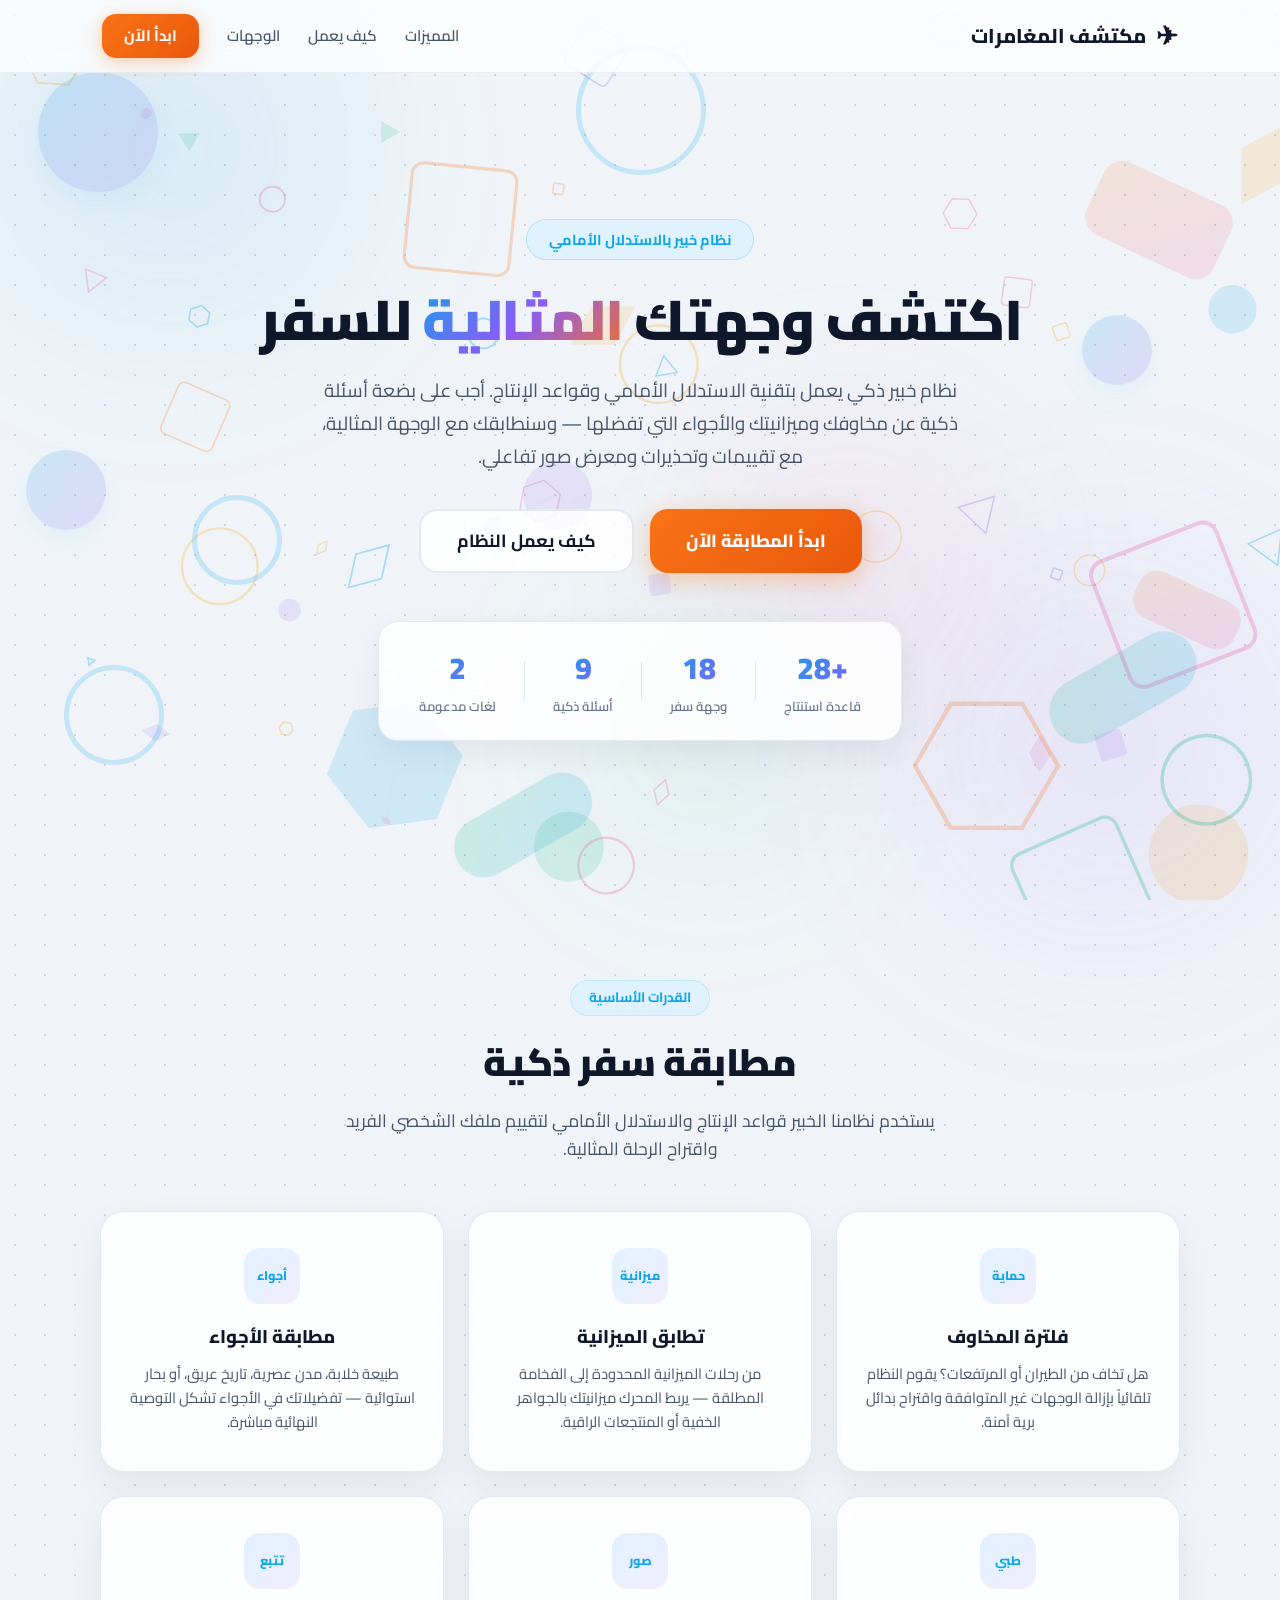
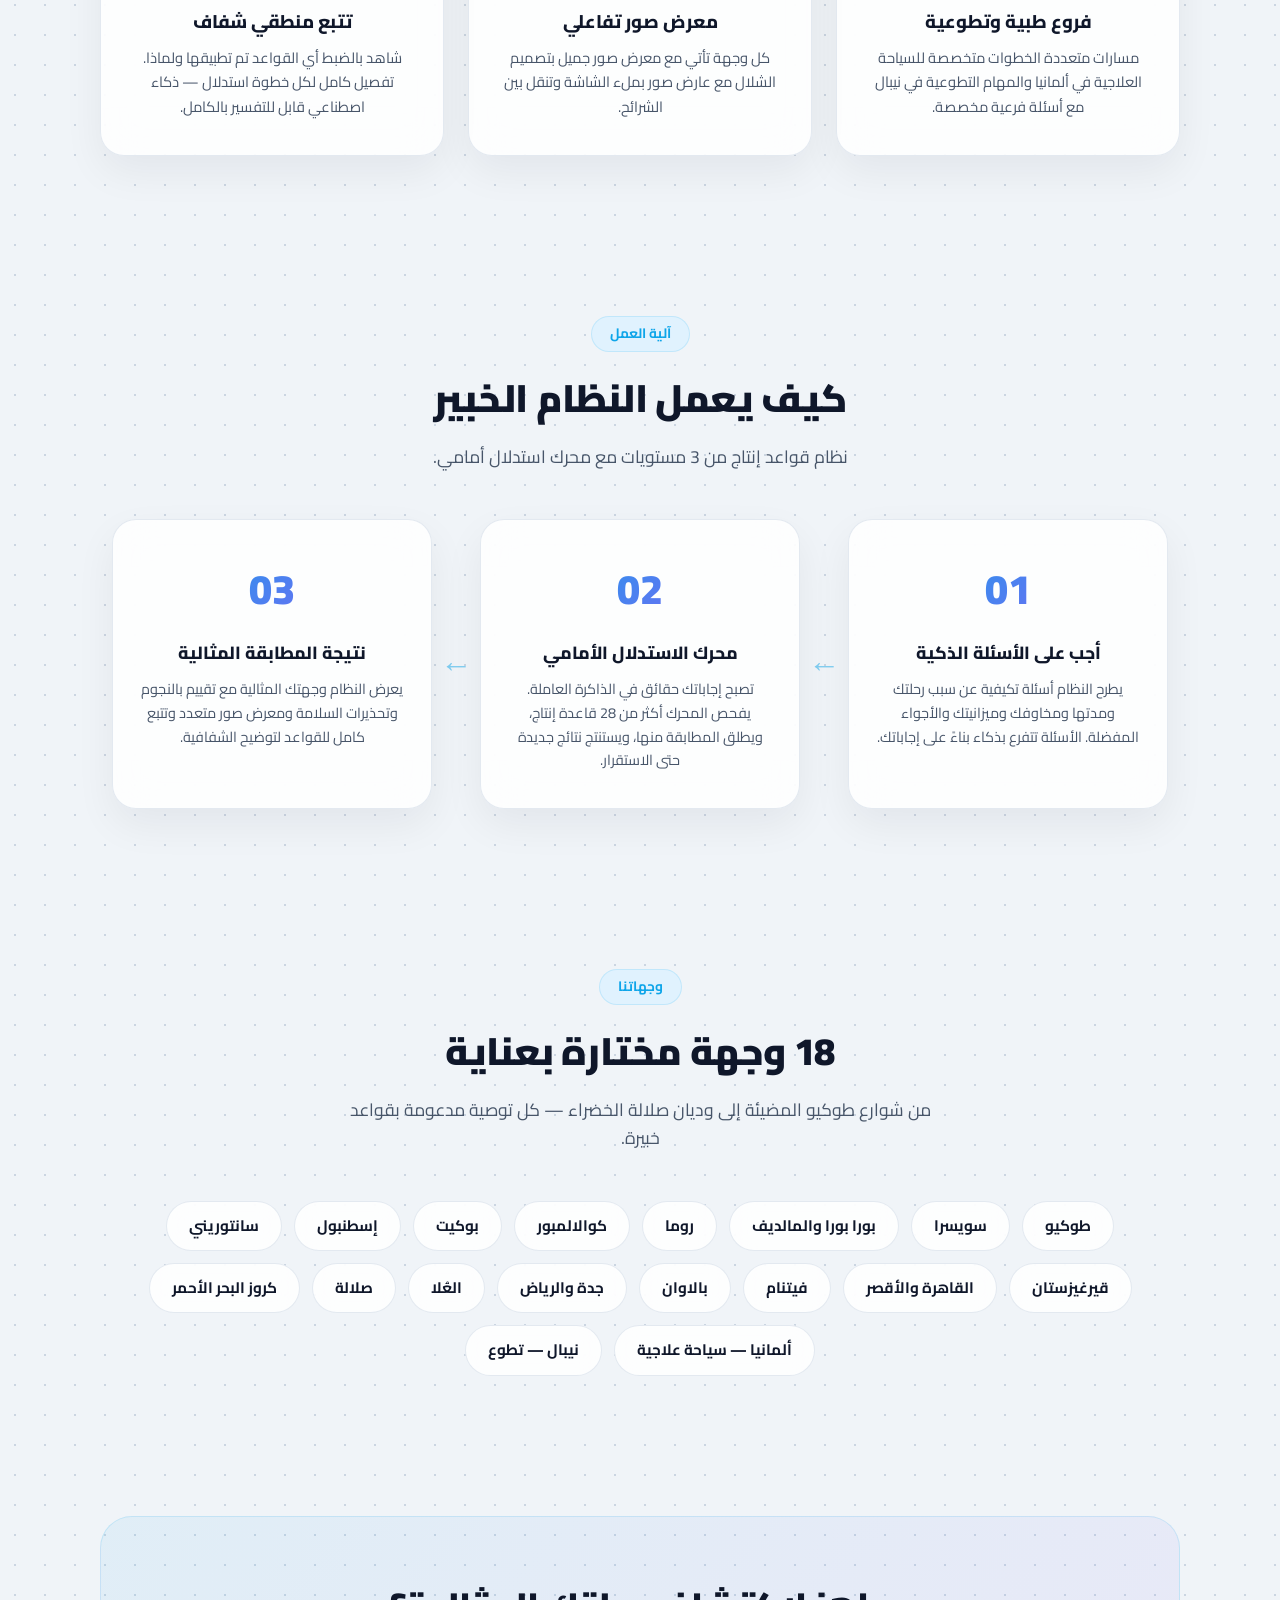
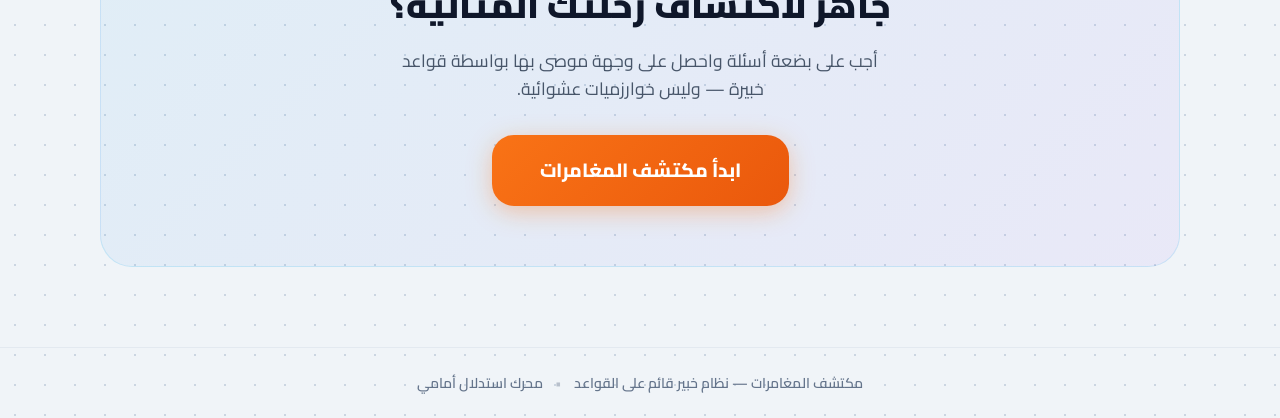
<file: templates/landing.html>
<!DOCTYPE html>
<html lang="ar" dir="rtl">
<head>
    <meta charset="UTF-8">
    <meta name="viewport" content="width=device-width, initial-scale=1.0">
    <title>مكتشف المغامرات الذكي — نظام خبير للسفر</title>
    <meta name="description" content="نظام خبير ذكي يعتمد على الاستدلال الأمامي لاختيار وجهة سفرك المثالية بناءً على تفضيلاتك ومخاوفك وميزانيتك.">

    <!-- Google Fonts: Outfit & Cairo -->
    <link rel="preconnect" href="https://fonts.googleapis.com">
    <link rel="preconnect" href="https://fonts.gstatic.com" crossorigin>
    <link href="https://fonts.googleapis.com/css2?family=Cairo:wght@400;600;700;800;900&family=Outfit:wght@400;600;700;800;900&display=swap" rel="stylesheet">

    <link rel="stylesheet" href="/static/css/landing.css">
</head>
<body>

    <!-- Animated Canvas Background -->
    <canvas id="bgCanvas"></canvas>

    <!-- Floating Ambient Orbs -->
    <div class="ambient-orb orb-1"></div>
    <div class="ambient-orb orb-2"></div>
    <div class="ambient-orb orb-3"></div>
    <div class="ambient-orb orb-4"></div>

    <!-- Floating Pattern Shapes -->
    <div class="floating-pattern shape-circle fp-1"></div>
    <div class="floating-pattern shape-rect fp-2"></div>
    <div class="floating-pattern shape-ring fp-3"></div>
    <div class="floating-pattern shape-pill fp-4"></div>
    <div class="floating-pattern shape-circle fp-5"></div>
    <div class="floating-pattern shape-rect fp-6"></div>
    <div class="floating-pattern shape-ring fp-7"></div>
    <div class="floating-pattern shape-pill fp-8"></div>
    <div class="floating-pattern shape-circle fp-9"></div>
    <div class="floating-pattern shape-ring fp-10"></div>

    <!-- ==================== NAVBAR ==================== -->
    <nav class="navbar glass-nav">
        <div class="nav-inner">
            <a href="/" class="nav-brand">
                <span class="nav-icon">✈</span>
                <span class="nav-title">مكتشف المغامرات</span>
            </a>
            <div class="nav-links">
                <a href="#features" class="nav-link">المميزات</a>
                <a href="#how" class="nav-link">كيف يعمل</a>
                <a href="#destinations" class="nav-link">الوجهات</a>
                <a href="/matcher" class="nav-cta-btn">ابدأ الآن</a>
            </div>
        </div>
    </nav>

    <!-- ==================== HERO SECTION ==================== -->
    <section class="hero-section">
        <div class="hero-inner">
            <div class="hero-badge animate-pop">
                نظام خبير بالاستدلال الأمامي
            </div>
            <h1 class="hero-title animate-pop delay-1">
                اكتشف وجهتك <span class="gradient-text">المثالية</span> للسفر
            </h1>
            <p class="hero-desc animate-pop delay-2">
                نظام خبير ذكي يعمل بتقنية الاستدلال الأمامي وقواعد الإنتاج.
                أجب على بضعة أسئلة ذكية عن مخاوفك وميزانيتك والأجواء التي تفضلها —
                وسنطابقك مع الوجهة المثالية، مع تقييمات وتحذيرات ومعرض صور تفاعلي.
            </p>
            <div class="hero-actions animate-pop delay-3">
                <a href="/matcher" class="btn-primary">
                    ابدأ المطابقة الآن
                </a>
                <a href="#how" class="btn-secondary">
                    كيف يعمل النظام
                </a>
            </div>

            <div class="hero-stats animate-pop delay-4">
                <div class="stat-item">
                    <span class="stat-num">+28</span>
                    <span class="stat-label">قاعدة استنتاج</span>
                </div>
                <div class="stat-divider"></div>
                <div class="stat-item">
                    <span class="stat-num">18</span>
                    <span class="stat-label">وجهة سفر</span>
                </div>
                <div class="stat-divider"></div>
                <div class="stat-item">
                    <span class="stat-num">9</span>
                    <span class="stat-label">أسئلة ذكية</span>
                </div>
                <div class="stat-divider"></div>
                <div class="stat-item">
                    <span class="stat-num">2</span>
                    <span class="stat-label">لغات مدعومة</span>
                </div>
            </div>
        </div>
    </section>

    <!-- ==================== FEATURES SECTION ==================== -->
    <section id="features" class="section features-section">
        <div class="section-inner">
            <div class="section-badge">القدرات الأساسية</div>
            <h2 class="section-title">مطابقة سفر ذكية</h2>
            <p class="section-desc">يستخدم نظامنا الخبير قواعد الإنتاج والاستدلال الأمامي لتقييم ملفك الشخصي الفريد واقتراح الرحلة المثالية.</p>

            <div class="features-grid">
                <div class="feature-card glass-card animate-slide">
                    <div class="feature-icon-box"><span class="feature-icon-text">حماية</span></div>
                    <h3>فلترة المخاوف</h3>
                    <p>هل تخاف من الطيران أو المرتفعات؟ يقوم النظام تلقائياً بإزالة الوجهات غير المتوافقة واقتراح بدائل برية آمنة.</p>
                </div>
                <div class="feature-card glass-card animate-slide delay-1">
                    <div class="feature-icon-box"><span class="feature-icon-text">ميزانية</span></div>
                    <h3>تطابق الميزانية</h3>
                    <p>من رحلات الميزانية المحدودة إلى الفخامة المطلقة — يربط المحرك ميزانيتك بالجواهر الخفية أو المنتجعات الراقية.</p>
                </div>
                <div class="feature-card glass-card animate-slide delay-2">
                    <div class="feature-icon-box"><span class="feature-icon-text">أجواء</span></div>
                    <h3>مطابقة الأجواء</h3>
                    <p>طبيعة خلابة، مدن عصرية، تاريخ عريق، أو بحار استوائية — تفضيلاتك في الأجواء تشكل التوصية النهائية مباشرة.</p>
                </div>
                <div class="feature-card glass-card animate-slide delay-1">
                    <div class="feature-icon-box"><span class="feature-icon-text">طبي</span></div>
                    <h3>فروع طبية وتطوعية</h3>
                    <p>مسارات متعددة الخطوات متخصصة للسياحة العلاجية في ألمانيا والمهام التطوعية في نيبال مع أسئلة فرعية مخصصة.</p>
                </div>
                <div class="feature-card glass-card animate-slide delay-2">
                    <div class="feature-icon-box"><span class="feature-icon-text">صور</span></div>
                    <h3>معرض صور تفاعلي</h3>
                    <p>كل وجهة تأتي مع معرض صور جميل بتصميم الشلال مع عارض صور بملء الشاشة وتنقل بين الشرائح.</p>
                </div>
                <div class="feature-card glass-card animate-slide delay-3">
                    <div class="feature-icon-box"><span class="feature-icon-text">تتبع</span></div>
                    <h3>تتبع منطقي شفاف</h3>
                    <p>شاهد بالضبط أي القواعد تم تطبيقها ولماذا. تفصيل كامل لكل خطوة استدلال — ذكاء اصطناعي قابل للتفسير بالكامل.</p>
                </div>
            </div>
        </div>
    </section>

    <!-- ==================== HOW IT WORKS ==================== -->
    <section id="how" class="section how-section">
        <div class="section-inner">
            <div class="section-badge">آلية العمل</div>
            <h2 class="section-title">كيف يعمل النظام الخبير</h2>
            <p class="section-desc">نظام قواعد إنتاج من 3 مستويات مع محرك استدلال أمامي.</p>

            <div class="steps-grid">
                <div class="step-card glass-card">
                    <div class="step-number">01</div>
                    <h3>أجب على الأسئلة الذكية</h3>
                    <p>يطرح النظام أسئلة تكيفية عن سبب رحلتك ومدتها ومخاوفك وميزانيتك والأجواء المفضلة. الأسئلة تتفرع بذكاء بناءً على إجاباتك.</p>
                </div>
                <div class="step-connector">←</div>
                <div class="step-card glass-card">
                    <div class="step-number">02</div>
                    <h3>محرك الاستدلال الأمامي</h3>
                    <p>تصبح إجاباتك حقائق في الذاكرة العاملة. يفحص المحرك أكثر من 28 قاعدة إنتاج، ويطلق المطابقة منها، ويستنتج نتائج جديدة حتى الاستقرار.</p>
                </div>
                <div class="step-connector">←</div>
                <div class="step-card glass-card">
                    <div class="step-number">03</div>
                    <h3>نتيجة المطابقة المثالية</h3>
                    <p>يعرض النظام وجهتك المثالية مع تقييم بالنجوم وتحذيرات السلامة ومعرض صور متعدد وتتبع كامل للقواعد لتوضيح الشفافية.</p>
                </div>
            </div>
        </div>
    </section>

    <!-- ==================== DESTINATIONS PREVIEW ==================== -->
    <section id="destinations" class="section dest-section">
        <div class="section-inner">
            <div class="section-badge">وجهاتنا</div>
            <h2 class="section-title">18 وجهة مختارة بعناية</h2>
            <p class="section-desc">من شوارع طوكيو المضيئة إلى وديان صلالة الخضراء — كل توصية مدعومة بقواعد خبيرة.</p>

            <div class="dest-chips">
                <span class="dest-chip">طوكيو</span>
                <span class="dest-chip">سويسرا</span>
                <span class="dest-chip">بورا بورا والمالديف</span>
                <span class="dest-chip">روما</span>
                <span class="dest-chip">كوالالمبور</span>
                <span class="dest-chip">بوكيت</span>
                <span class="dest-chip">إسطنبول</span>
                <span class="dest-chip">سانتوريني</span>
                <span class="dest-chip">قيرغيزستان</span>
                <span class="dest-chip">القاهرة والأقصر</span>
                <span class="dest-chip">فيتنام</span>
                <span class="dest-chip">بالاوان</span>
                <span class="dest-chip">جدة والرياض</span>
                <span class="dest-chip">العُلا</span>
                <span class="dest-chip">صلالة</span>
                <span class="dest-chip">كروز البحر الأحمر</span>
                <span class="dest-chip">ألمانيا — سياحة علاجية</span>
                <span class="dest-chip">نيبال — تطوع</span>
            </div>
        </div>
    </section>

    <!-- ==================== CTA FOOTER ==================== -->
    <section class="section cta-section">
        <div class="section-inner cta-inner">
            <h2 class="cta-title">جاهز لاكتشاف رحلتك المثالية؟</h2>
            <p class="cta-desc">أجب على بضعة أسئلة واحصل على وجهة موصى بها بواسطة قواعد خبيرة — وليس خوارزميات عشوائية.</p>
            <a href="/matcher" class="btn-primary btn-large">
                ابدأ مكتشف المغامرات
            </a>
        </div>
    </section>

    <!-- ==================== FOOTER ==================== -->
    <footer class="site-footer">
        <div class="footer-inner">
            <span>مكتشف المغامرات — نظام خبير قائم على القواعد</span>
            <span class="footer-dot">•</span>
            <span>محرك استدلال أمامي</span>
        </div>
    </footer>

    <script>
    // ==========================================
    // LANDING PAGE CANVAS ANIMATION
    // ==========================================
    (function() {
        const canvas = document.getElementById('bgCanvas');
        if (!canvas) return;
        const ctx = canvas.getContext('2d');
        let W = canvas.width = window.innerWidth;
        let H = canvas.height = window.innerHeight;
        window.addEventListener('resize', () => { W = canvas.width = window.innerWidth; H = canvas.height = window.innerHeight; });

        const shapes = [];
        const N = 50;
        const fills = [
            'rgba(14,165,233,0.15)', 'rgba(139,92,246,0.13)',
            'rgba(249,115,22,0.12)', 'rgba(16,185,129,0.14)',
            'rgba(236,72,153,0.12)', 'rgba(245,158,11,0.13)'
        ];
        const strokes = [
            'rgba(14,165,233,0.32)', 'rgba(139,92,246,0.28)',
            'rgba(249,115,22,0.25)', 'rgba(16,185,129,0.28)',
            'rgba(236,72,153,0.25)', 'rgba(245,158,11,0.25)'
        ];

        for (let i = 0; i < N; i++) {
            const r = Math.random();
            let sz = r < 0.3 ? 8 + Math.random()*16 : r < 0.6 ? 24+Math.random()*32 : r < 0.85 ? 56+Math.random()*44 : 100+Math.random()*50;
            const ci = Math.floor(Math.random()*fills.length);
            shapes.push({
                t: Math.floor(Math.random()*6), x: Math.random()*W, y: Math.random()*H, sz,
                dx: (Math.random()-0.5)*0.65, dy: (Math.random()-0.5)*0.65,
                rot: Math.random()*Math.PI*2, rs: (Math.random()-0.5)*0.01,
                fc: fills[ci], sc: strokes[ci], outline: Math.random()>0.5, po: Math.random()*6.28
            });
        }

        let t = 0;
        function hex(ctx, s) { ctx.beginPath(); for(let i=0;i<6;i++){const a=Math.PI/3*i-Math.PI/6; i?ctx.lineTo(Math.cos(a)*s,Math.sin(a)*s):ctx.moveTo(Math.cos(a)*s,Math.sin(a)*s);} ctx.closePath(); }
        function tri(ctx, s) { ctx.beginPath(); ctx.moveTo(0,-s); ctx.lineTo(-s*.866,s*.5); ctx.lineTo(s*.866,s*.5); ctx.closePath(); }
        function dia(ctx, s) { ctx.beginPath(); ctx.moveTo(0,-s); ctx.lineTo(s*.6,0); ctx.lineTo(0,s); ctx.lineTo(-s*.6,0); ctx.closePath(); }

        function draw() {
            ctx.clearRect(0,0,W,H); t+=0.006;
            ctx.lineWidth=0.6;
            for(let i=0;i<shapes.length;i++) for(let j=i+1;j<shapes.length;j++){
                const d=Math.hypot(shapes[i].x-shapes[j].x, shapes[i].y-shapes[j].y);
                if(d<160){ctx.strokeStyle=`rgba(14,165,233,${(1-d/160)*0.07})`; ctx.beginPath(); ctx.moveTo(shapes[i].x,shapes[i].y); ctx.lineTo(shapes[j].x,shapes[j].y); ctx.stroke();}
            }
            shapes.forEach(s=>{
                s.x+=s.dx; s.y+=s.dy; s.rot+=s.rs;
                if(s.x<-s.sz)s.x=W+s.sz; if(s.x>W+s.sz)s.x=-s.sz;
                if(s.y<-s.sz)s.y=H+s.sz; if(s.y>H+s.sz)s.y=-s.sz;
                const p=1+Math.sin(t*2+s.po)*0.06, ds=s.sz/2*p;
                ctx.save(); ctx.translate(s.x,s.y); ctx.rotate(s.rot);
                switch(s.t){
                    case 0: ctx.beginPath(); ctx.arc(0,0,ds,0,Math.PI*2); break;
                    case 1: ctx.beginPath(); ctx.roundRect(-ds,-ds,ds*2,ds*2,ds*.22); break;
                    case 2: ctx.beginPath(); ctx.arc(0,0,ds,0,Math.PI*2); ctx.lineWidth=Math.max(2,ds*.08); ctx.strokeStyle=s.sc; ctx.stroke(); ctx.restore(); return;
                    case 3: tri(ctx,ds); break;
                    case 4: dia(ctx,ds); break;
                    case 5: hex(ctx,ds); break;
                }
                if(s.outline){ctx.lineWidth=Math.max(1.5,ds*.06); ctx.strokeStyle=s.sc; ctx.stroke();}
                else{ctx.fillStyle=s.fc; ctx.fill();}
                ctx.restore();
            });
            requestAnimationFrame(draw);
        }
        draw();
    })();

    // Scroll-triggered animations
    const observer = new IntersectionObserver((entries) => {
        entries.forEach(e => { if (e.isIntersecting) e.target.classList.add('visible'); });
    }, { threshold: 0.15 });
    document.querySelectorAll('.animate-slide, .step-card, .feature-card').forEach(el => observer.observe(el));
    </script>
</body>
</html>
</file>
<file: static/css/landing.css>
/* ==========================================
   LANDING PAGE — DESIGN SYSTEM (Light Mode)
   ========================================== */
:root {
    --bg-light: #f0f4f8;
    --card-bg: rgba(255, 255, 255, 0.84);
    --card-border: rgba(226, 232, 240, 0.95);
    --text-primary: #0f172a;
    --text-secondary: #475569;
    --text-muted: #64748b;
    --primary: #0ea5e9;
    --primary-light: #e0f2fe;
    --accent: #8b5cf6;
    --cta-orange: #f97316;
    --cta-glow: rgba(249, 115, 22, 0.35);
    --success: #10b981;
    --font-en: 'Outfit', sans-serif;
    --font-ar: 'Cairo', sans-serif;
}

* { box-sizing: border-box; margin: 0; padding: 0; }

html {
    scroll-behavior: smooth;
}

body {
    width: 100%;
    min-height: 100vh;
    background-color: var(--bg-light);
    background-image: radial-gradient(#cbd5e1 1.5px, transparent 1.5px);
    background-size: 30px 30px;
    color: var(--text-primary);
    overflow-x: hidden;
    font-family: var(--font-ar);
    line-height: 1.6;
}

/* ==========================================
   CANVAS & AMBIENT LAYERS
   ========================================== */
#bgCanvas {
    position: fixed;
    top: 0; left: 0;
    width: 100vw; height: 100vh;
    z-index: 1;
    pointer-events: none;
}

.ambient-orb {
    position: fixed;
    border-radius: 50%;
    filter: blur(90px);
    z-index: 2;
    opacity: 0.55;
    animation: floatOrb 18s ease-in-out infinite alternate;
    pointer-events: none;
}
.orb-1 { width: 500px; height: 500px; background: radial-gradient(circle, rgba(14,165,233,0.3) 0%, rgba(14,165,233,0) 70%); top: -100px; left: -80px; }
.orb-2 { width: 550px; height: 550px; background: radial-gradient(circle, rgba(139,92,246,0.25) 0%, rgba(139,92,246,0) 70%); bottom: -120px; right: -100px; animation-delay: -5s; }
.orb-3 { width: 420px; height: 420px; background: radial-gradient(circle, rgba(236,72,153,0.22) 0%, rgba(236,72,153,0) 70%); top: 40%; left: 50%; animation-delay: -10s; }
.orb-4 { width: 380px; height: 380px; background: radial-gradient(circle, rgba(16,185,129,0.2) 0%, rgba(16,185,129,0) 70%); top: 60%; right: 30%; animation-delay: -7s; }

@keyframes floatOrb {
    0% { transform: translate(0, 0) scale(1); }
    50% { transform: translate(50px, 40px) scale(1.1); }
    100% { transform: translate(-30px, -40px) scale(0.9); }
}

/* ==========================================
   FLOATING PATTERN SHAPES
   ========================================== */
.floating-pattern {
    position: fixed;
    pointer-events: none;
    z-index: 3;
    opacity: 0.55;
}
.shape-circle { border-radius: 50%; background: linear-gradient(135deg, rgba(14,165,233,0.3), rgba(139,92,246,0.3)); box-shadow: 0 10px 30px rgba(14,165,233,0.12); }
.shape-rect   { border-radius: 20px; background: linear-gradient(135deg, rgba(249,115,22,0.25), rgba(236,72,153,0.25)); transform: rotate(25deg); }
.shape-ring   { border-radius: 50%; border: 5px solid rgba(14,165,233,0.35); background: transparent; }
.shape-pill   { border-radius: 35px; background: linear-gradient(135deg, rgba(16,185,129,0.3), rgba(14,165,233,0.3)); transform: rotate(-30deg); }

.fp-1  { width: 120px; height: 120px; top: 8%;  left: 3%;  animation: fp 18s ease-in-out infinite alternate; }
.fp-2  { width: 140px; height: 80px;  top: 20%; right: 4%; animation: fp 22s ease-in-out infinite alternate; animation-delay: -3s; }
.fp-3  { width: 100px; height: 100px; bottom: 15%; left: 5%; animation: fp 16s ease-in-out infinite alternate; animation-delay: -6s; }
.fp-4  { width: 160px; height: 65px;  bottom: 20%; right: 6%; animation: fp 24s ease-in-out infinite alternate; animation-delay: -9s; }
.fp-5  { width: 80px;  height: 80px;  top: 50%; left: 2%;  animation: fp 15s ease-in-out infinite alternate; animation-delay: -4s; }
.fp-6  { width: 110px; height: 50px;  top: 65%; right: 3%; animation: fp 21s ease-in-out infinite alternate; animation-delay: -8s; }
.fp-7  { width: 130px; height: 130px; top: 5%;  left: 45%; animation: fp 19s ease-in-out infinite alternate; animation-delay: -11s; }
.fp-8  { width: 150px; height: 60px;  bottom: 5%; left: 35%; animation: fp 25s ease-in-out infinite alternate; animation-delay: -2s; }
.fp-9  { width: 70px;  height: 70px;  top: 35%; right: 10%; animation: fp 17s ease-in-out infinite alternate; animation-delay: -5s; }
.fp-10 { width: 90px;  height: 90px;  bottom: 35%; left: 15%; animation: fp 20s ease-in-out infinite alternate; animation-delay: -7s; }

@keyframes fp {
    0%   { transform: translateY(0px) rotate(0deg) scale(1); }
    50%  { transform: translateY(-30px) rotate(180deg) scale(1.08); }
    100% { transform: translateY(20px) rotate(360deg) scale(0.95); }
}

/* ==========================================
   GLASS CARD SHARED
   ========================================== */
.glass-card {
    background: var(--card-bg);
    backdrop-filter: blur(20px);
    -webkit-backdrop-filter: blur(20px);
    border: 1px solid var(--card-border);
    border-radius: 24px;
    box-shadow: 0 16px 40px rgba(15,23,42,0.06);
}

/* ==========================================
   NAVBAR
   ========================================== */
.navbar {
    position: fixed;
    top: 0; left: 0; width: 100%;
    z-index: 100;
    padding: 0;
}
.glass-nav {
    background: rgba(255,255,255,0.72);
    backdrop-filter: blur(24px);
    -webkit-backdrop-filter: blur(24px);
    border: none;
    border-bottom: 1px solid rgba(226,232,240,0.7);
    border-radius: 0;
}
.nav-inner {
    max-width: 1140px;
    margin: 0 auto;
    display: flex;
    align-items: center;
    justify-content: space-between;
    padding: 14px 32px;
}
.nav-brand {
    display: flex;
    align-items: center;
    gap: 10px;
    text-decoration: none;
    color: var(--text-primary);
    font-weight: 800;
    font-size: 1.25rem;
}
.nav-icon { font-size: 1.6rem; }
.nav-links {
    display: flex;
    align-items: center;
    gap: 28px;
}
.nav-link {
    text-decoration: none;
    color: var(--text-secondary);
    font-weight: 600;
    font-size: 0.95rem;
    transition: color 0.2s;
    position: relative;
}
.nav-link:hover { color: var(--primary); }
.nav-link::after {
    content: '';
    position: absolute;
    bottom: -4px; left: 0;
    width: 0; height: 2px;
    background: var(--primary);
    transition: width 0.3s;
}
.nav-link:hover::after { width: 100%; }

.nav-cta-btn {
    text-decoration: none;
    background: linear-gradient(135deg, var(--cta-orange), #ea580c);
    color: #fff;
    padding: 10px 22px;
    border-radius: 14px;
    font-weight: 700;
    font-size: 0.95rem;
    box-shadow: 0 4px 18px var(--cta-glow);
    transition: transform 0.2s, box-shadow 0.2s;
}
.nav-cta-btn:hover {
    transform: translateY(-2px);
    box-shadow: 0 8px 28px var(--cta-glow);
}

/* ==========================================
   HERO SECTION
   ========================================== */
.hero-section {
    position: relative;
    z-index: 10;
    min-height: 100vh;
    display: flex;
    align-items: center;
    justify-content: center;
    text-align: center;
    padding: 120px 24px 60px;
}
.hero-inner { max-width: 780px; }

.hero-badge {
    display: inline-block;
    background: var(--primary-light);
    color: var(--primary);
    font-weight: 700;
    font-size: 0.9rem;
    padding: 8px 22px;
    border-radius: 50px;
    margin-bottom: 28px;
    border: 1px solid rgba(14,165,233,0.2);
}
.hero-title {
    font-size: 3.5rem;
    font-weight: 900;
    line-height: 1.15;
    margin-bottom: 22px;
    color: var(--text-primary);
    letter-spacing: -0.02em;
}
.gradient-text {
    background: linear-gradient(135deg, var(--primary), var(--accent), var(--cta-orange));
    -webkit-background-clip: text;
    -webkit-text-fill-color: transparent;
    background-clip: text;
}
.hero-desc {
    font-size: 1.18rem;
    color: var(--text-secondary);
    max-width: 640px;
    margin: 0 auto 36px;
    line-height: 1.75;
}

.hero-actions {
    display: flex;
    gap: 16px;
    justify-content: center;
    flex-wrap: wrap;
    margin-bottom: 48px;
}

/* Buttons */
.btn-primary {
    display: inline-flex;
    align-items: center;
    gap: 8px;
    text-decoration: none;
    background: linear-gradient(135deg, var(--cta-orange), #ea580c);
    color: #fff;
    padding: 16px 36px;
    border-radius: 18px;
    font-weight: 800;
    font-size: 1.1rem;
    box-shadow: 0 6px 25px var(--cta-glow);
    transition: transform 0.25s, box-shadow 0.25s;
    position: relative;
    overflow: hidden;
}
.btn-primary::after {
    content: '';
    position: absolute;
    top: 0; left: -100%;
    width: 100%; height: 100%;
    background: linear-gradient(90deg, transparent, rgba(255,255,255,0.25), transparent);
    transition: left 0.6s;
}
.btn-primary:hover::after { left: 100%; }
.btn-primary:hover { transform: translateY(-3px); box-shadow: 0 10px 35px var(--cta-glow); }

.btn-secondary {
    display: inline-flex;
    align-items: center;
    gap: 8px;
    text-decoration: none;
    background: var(--card-bg);
    color: var(--text-primary);
    padding: 16px 36px;
    border-radius: 18px;
    font-weight: 700;
    font-size: 1.1rem;
    border: 2px solid var(--card-border);
    transition: transform 0.25s, border-color 0.25s, box-shadow 0.25s;
}
.btn-secondary:hover {
    transform: translateY(-3px);
    border-color: var(--primary);
    box-shadow: 0 8px 25px rgba(14,165,233,0.12);
}
.btn-large { padding: 20px 48px; font-size: 1.2rem; border-radius: 22px; }

/* Hero Stats */
.hero-stats {
    display: inline-flex;
    align-items: center;
    gap: 28px;
    background: var(--card-bg);
    backdrop-filter: blur(20px);
    border: 1px solid var(--card-border);
    padding: 22px 40px;
    border-radius: 20px;
    box-shadow: 0 12px 35px rgba(15,23,42,0.06);
}
.stat-item { text-align: center; }
.stat-num {
    display: block;
    font-size: 1.9rem;
    font-weight: 900;
    background: linear-gradient(135deg, var(--primary), var(--accent));
    -webkit-background-clip: text;
    -webkit-text-fill-color: transparent;
    background-clip: text;
}
.stat-label { font-size: 0.82rem; color: var(--text-muted); font-weight: 600; }
.stat-divider { width: 1px; height: 38px; background: var(--card-border); }

/* ==========================================
   SECTION COMMONS
   ========================================== */
.section {
    position: relative;
    z-index: 10;
    padding: 80px 24px;
}
.section-inner { max-width: 1080px; margin: 0 auto; text-align: center; }
.section-badge {
    display: inline-block;
    background: var(--primary-light);
    color: var(--primary);
    font-weight: 700;
    font-size: 0.85rem;
    padding: 6px 18px;
    border-radius: 50px;
    margin-bottom: 16px;
    border: 1px solid rgba(14,165,233,0.15);
}
.section-title {
    font-size: 2.4rem;
    font-weight: 900;
    margin-bottom: 14px;
    letter-spacing: -0.01em;
}
.section-desc {
    font-size: 1.1rem;
    color: var(--text-secondary);
    max-width: 620px;
    margin: 0 auto 48px;
}

/* ==========================================
   FEATURES GRID
   ========================================== */
.features-grid {
    display: grid;
    grid-template-columns: repeat(3, 1fr);
    gap: 24px;
}
.feature-card {
    padding: 36px 28px;
    text-align: center;
    transition: transform 0.3s, box-shadow 0.3s, border-color 0.3s;
}
.feature-card:hover {
    transform: translateY(-6px);
    box-shadow: 0 20px 50px rgba(15,23,42,0.1);
    border-color: var(--primary);
}
.feature-icon-box {
    display: inline-flex;
    align-items: center;
    justify-content: center;
    width: 56px;
    height: 56px;
    border-radius: 16px;
    background: linear-gradient(135deg, var(--primary-light), rgba(139,92,246,0.1));
    margin-bottom: 18px;
}
.feature-icon-text {
    font-size: 0.78rem;
    font-weight: 800;
    color: var(--primary);
    letter-spacing: 0;
}
.feature-card h3 {
    font-size: 1.15rem;
    font-weight: 800;
    margin-bottom: 10px;
}
.feature-card p {
    font-size: 0.92rem;
    color: var(--text-secondary);
    line-height: 1.65;
}

/* ==========================================
   HOW IT WORKS — STEPS
   ========================================== */
.steps-grid {
    display: flex;
    align-items: stretch;
    gap: 0;
    justify-content: center;
    flex-wrap: wrap;
}
.step-card {
    flex: 1;
    max-width: 320px;
    padding: 36px 28px;
    text-align: center;
    transition: transform 0.3s, box-shadow 0.3s;
}
.step-card:hover {
    transform: translateY(-6px);
    box-shadow: 0 20px 50px rgba(15,23,42,0.1);
}
.step-number {
    font-size: 2.6rem;
    font-weight: 900;
    background: linear-gradient(135deg, var(--primary), var(--accent));
    -webkit-background-clip: text;
    -webkit-text-fill-color: transparent;
    background-clip: text;
    margin-bottom: 16px;
}
.step-card h3 {
    font-size: 1.1rem;
    font-weight: 800;
    margin-bottom: 10px;
}
.step-card p {
    font-size: 0.9rem;
    color: var(--text-secondary);
    line-height: 1.65;
}
.step-connector {
    display: flex;
    align-items: center;
    font-size: 2rem;
    color: var(--primary);
    font-weight: 900;
    padding: 0 8px;
    opacity: 0.5;
}

/* ==========================================
   DESTINATIONS CHIPS
   ========================================== */
.dest-chips {
    display: flex;
    flex-wrap: wrap;
    gap: 12px;
    justify-content: center;
}
.dest-chip {
    background: var(--card-bg);
    border: 1px solid var(--card-border);
    padding: 12px 22px;
    border-radius: 50px;
    font-weight: 700;
    font-size: 0.95rem;
    color: var(--text-primary);
    backdrop-filter: blur(12px);
    transition: transform 0.25s, border-color 0.25s, box-shadow 0.25s;
    cursor: default;
}
.dest-chip:hover {
    transform: translateY(-3px) scale(1.04);
    border-color: var(--primary);
    box-shadow: 0 8px 25px rgba(14,165,233,0.15);
}

/* ==========================================
   CTA SECTION
   ========================================== */
.cta-section { padding: 60px 24px 80px; }
.cta-inner {
    background: linear-gradient(135deg, rgba(14,165,233,0.07), rgba(139,92,246,0.07));
    border: 1px solid rgba(14,165,233,0.15);
    border-radius: 32px;
    padding: 60px 40px;
    text-align: center;
}
.cta-title {
    font-size: 2.2rem;
    font-weight: 900;
    margin-bottom: 14px;
}
.cta-desc {
    font-size: 1.1rem;
    color: var(--text-secondary);
    margin-bottom: 32px;
    max-width: 500px;
    margin-left: auto;
    margin-right: auto;
}

/* ==========================================
   FOOTER
   ========================================== */
.site-footer {
    position: relative;
    z-index: 10;
    border-top: 1px solid var(--card-border);
    padding: 24px 32px;
    text-align: center;
}
.footer-inner {
    max-width: 1080px;
    margin: 0 auto;
    display: flex;
    align-items: center;
    justify-content: center;
    gap: 12px;
    font-size: 0.88rem;
    color: var(--text-muted);
    font-weight: 600;
}
.footer-dot { opacity: 0.4; }

/* ==========================================
   SCROLL ANIMATIONS
   ========================================== */
.animate-pop {
    opacity: 0;
    transform: translateY(30px);
    animation: popIn 0.7s ease forwards;
}
.animate-pop.delay-1 { animation-delay: 0.15s; }
.animate-pop.delay-2 { animation-delay: 0.3s; }
.animate-pop.delay-3 { animation-delay: 0.45s; }
.animate-pop.delay-4 { animation-delay: 0.6s; }

@keyframes popIn {
    to { opacity: 1; transform: translateY(0); }
}

.animate-slide, .step-card, .feature-card {
    opacity: 0;
    transform: translateY(40px);
    transition: opacity 0.6s ease, transform 0.6s ease;
}
.animate-slide.delay-1, .feature-card:nth-child(2), .feature-card:nth-child(4) { transition-delay: 0.12s; }
.animate-slide.delay-2, .feature-card:nth-child(3), .feature-card:nth-child(5) { transition-delay: 0.24s; }
.animate-slide.delay-3, .feature-card:nth-child(6) { transition-delay: 0.36s; }

.animate-slide.visible,
.step-card.visible,
.feature-card.visible {
    opacity: 1;
    transform: translateY(0);
}

/* ==========================================
   RESPONSIVE
   ========================================== */
@media (max-width: 900px) {
    .features-grid { grid-template-columns: repeat(2, 1fr); }
    .hero-title { font-size: 2.5rem; }
    .hero-stats { flex-wrap: wrap; gap: 16px; padding: 18px 28px; }
    .steps-grid { flex-direction: column; align-items: center; }
    .step-connector { transform: rotate(90deg); padding: 8px 0; }
}
@media (max-width: 600px) {
    .features-grid { grid-template-columns: 1fr; }
    .hero-title { font-size: 2rem; }
    .nav-links { display: none; }
    .hero-stats { gap: 12px; padding: 14px 20px; }
    .stat-divider { height: 28px; }
    .stat-num { font-size: 1.5rem; }
    .cta-inner { padding: 40px 20px; }
    .cta-title { font-size: 1.6rem; }
}
</file>
